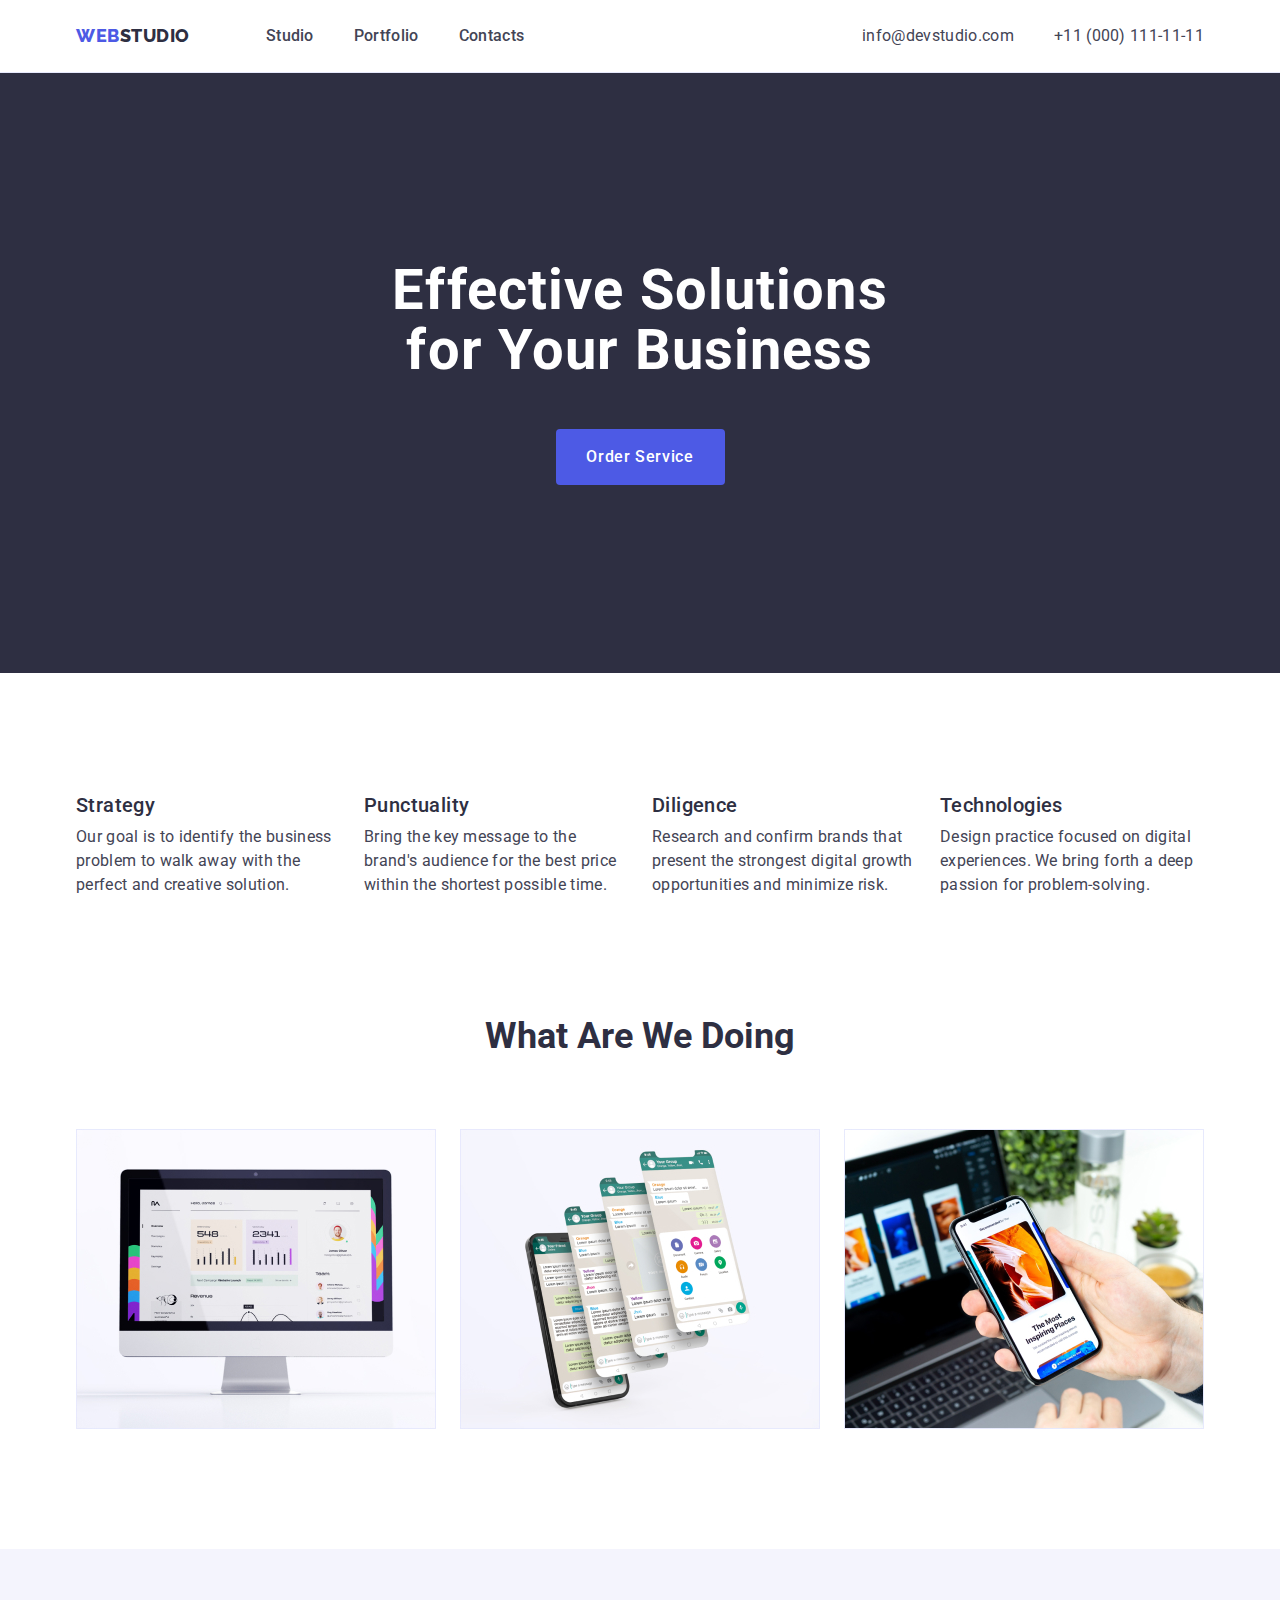
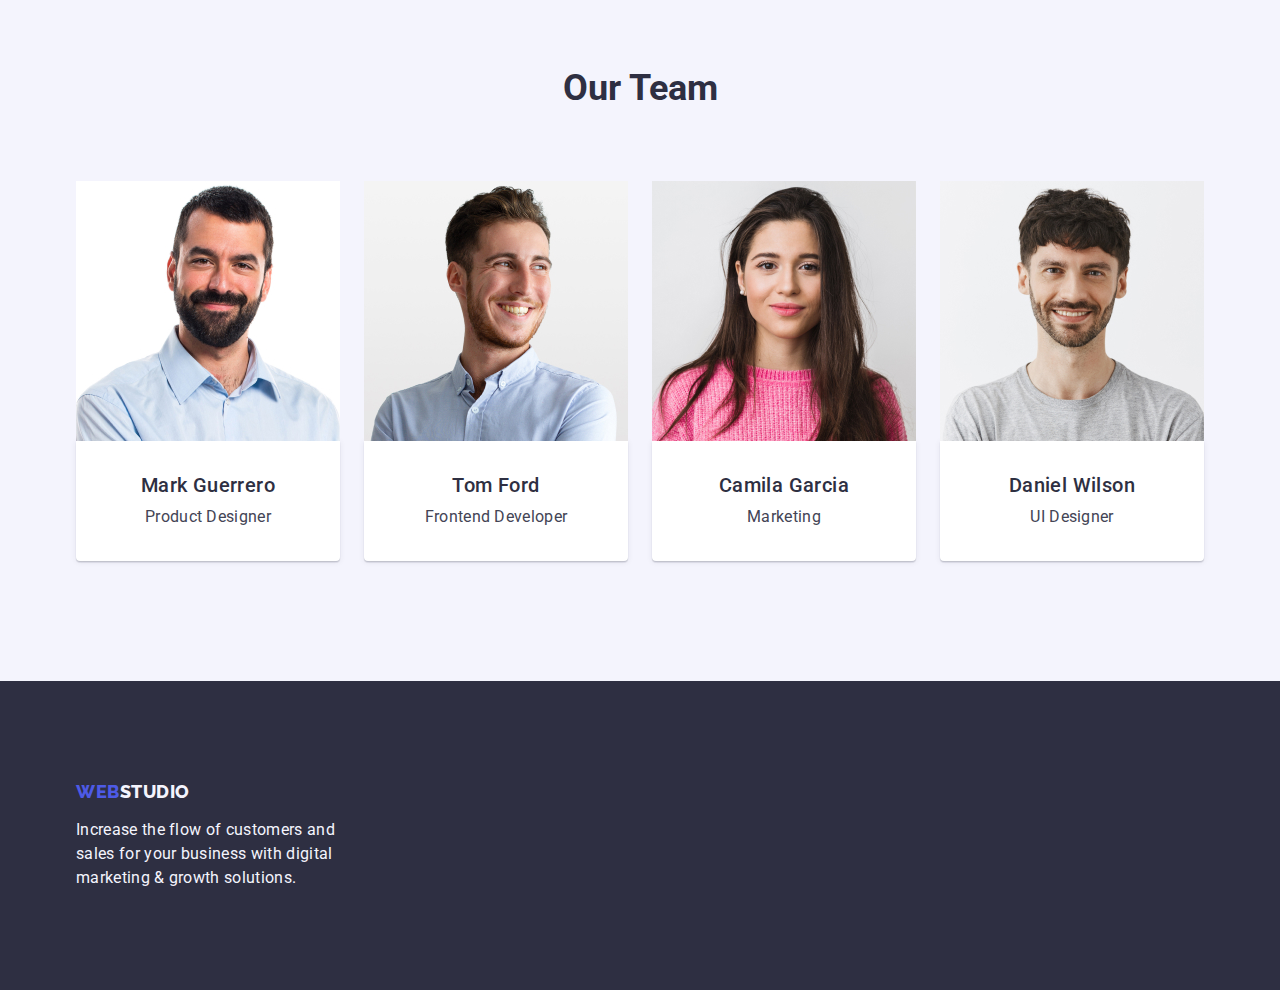
<file: index.html>
<!DOCTYPE html>
<html lang="en">
  <head>
    <meta charset="UTF-8" />
    <meta http-equiv="X-UA-Compatible" content="IE=edge" />
    <meta name="viewport" content="width=device-width, initial-scale=1.0" />
    <title>Web Studio</title>
    <link
      rel="stylesheet"
      href="https://cdn.jsdelivr.net/npm/modern-normalize@1.1.0/modern-normalize.min.css"
    />
    <link rel="preconnect" href="https://fonts.googleapis.com" />
    <link rel="preconnect" href="https://fonts.gstatic.com" crossorigin />
    <link
      href="https://fonts.googleapis.com/css2?family=Raleway:wght@800&family=Roboto:wght@400;500;700;900&display=swap"
      rel="stylesheet"
    />
    <link rel="stylesheet" href="./css/styles.css" />
  </head>
  <body>
    <!-- Header -->
    <header class="header">
      <div class="container container-nav">
        <nav class="main-nav">
          <!-- Logo -->
          <a class="link logo" href="./index.html"
            >Web<span class="logo-dark">Studio</span></a
          >
          <!-- Navigation -->
          <ul class="list site-nav">
            <li class="item"><a class="link" href="./index.html">Studio</a></li>
            <li class="item">
              <a class="link" href="./portfolio.html">Portfolio</a>
            </li>
            <li class="item"><a class="link" href="">Contacts</a></li>
          </ul>
        </nav>
        <!-- Contacts -->
        <address class="address container-address">
          <ul class="list address-list">
            <li class="item">
              <a class="link" href="mailto:info@devstudio.com"
                >info@devstudio.com</a
              >
            </li>
            <li class="item">
              <a class="link" href="tel:+110001111111">+11 (000) 111-11-11</a>
            </li>
          </ul>
        </address>
      </div>
    </header>
    <main class="main">
      <!-- Hero section -->
      <section class="hero">
        <div class="container">
          <h1 class="hero-title">Effective Solutions for Your Business</h1>
          <button class="button" type="button">Order Service</button>
        </div>
      </section>
      <!-- Benefits section -->
      <section class="section benefits-section">
        <div class="container">
          <h2 class="section-title visually-hidden">Benefits</h2>
          <ul class="list benefits-list">
            <li class="benefits-descr">
              <h3 class="sub-title">Strategy</h3>
              <p class="text">
                Our goal is to identify the business problem to walk away with
                the perfect and creative solution.
              </p>
            </li>
            <li class="benefits-descr">
              <h3 class="sub-title">Punctuality</h3>
              <p class="text">
                Bring the key message to the brand's audience for the best price
                within the shortest possible time.
              </p>
            </li>
            <li class="benefits-descr">
              <h3 class="sub-title">Diligence</h3>
              <p class="text">
                Research and confirm brands that present the strongest digital
                growth opportunities and minimize risk.
              </p>
            </li>
            <li class="benefits-descr">
              <h3 class="sub-title">Technologies</h3>
              <p class="text">
                Design practice focused on digital experiences. We bring forth a
                deep passion for problem-solving.
              </p>
            </li>
          </ul>
        </div>
      </section>
      <!-- Services section -->
      <section class="section">
        <div class="container">
          <h2 class="section-title">What Are We Doing</h2>
          <ul class="list services-list">
            <li class="services-descr">
              <img
                src="./images/wawd-1.jpg"
                alt="Services example 1"
                width="360"
                height="300"
              />
            </li>
            <li class="services-descr">
              <img
                src="./images/wawd-2.jpg"
                alt="Services example 2"
                width="360"
                height="300"
              />
            </li>
            <li class="services-descr">
              <img
                src="./images/wawd-3.jpg"
                alt="Services example 3"
                width="360"
                height="300"
              />
            </li>
          </ul>
        </div>
      </section>
      <!-- Team section -->
      <section class="section team-section">
        <div class="container">
          <h2 class="section-title">Our Team</h2>
          <ul class="list team-list">
            <li class="team-card">
              <img
                src="./images/team-member-1.jpg"
                alt="Photo of a team member Mark Guerrero"
                width="264"
                height="260"
              />
              <div class="team-descr">
                <h3 class="sub-title">Mark Guerrero</h3>
                <p class="text member-descr">Product Designer</p>
              </div>
            </li>
            <li class="team-card">
              <img
                src="./images/team-member-2.jpg"
                alt="Photo of a team member Tom Ford"
                width="264"
                height="260"
              />
              <div class="team-descr">
                <h3 class="sub-title">Tom Ford</h3>
                <p class="text member-descr">Frontend Developer</p>
              </div>
            </li>
            <li class="team-card">
              <img
                src="./images/team-member-3.jpg"
                alt="Photo of a team member Camila Garcia"
                width="264"
                height="260"
              />
              <div class="team-descr">
                <h3 class="sub-title">Camila Garcia</h3>
                <p class="text member-descr">Marketing</p>
              </div>
            </li>
            <li class="team-card">
              <img
                src="./images/team-member-4.jpg"
                alt="Photo of a team member Daniel Wilson"
                width="264"
                height="260"
              />
              <div class="team-descr">
                <h3 class="sub-title">Daniel Wilson</h3>
                <p class="text member-descr">UI Designer</p>
              </div>
            </li>
          </ul>
        </div>
      </section>
    </main>
    <!-- Footer section -->
    <footer class="footer">
      <div class="container">
        <a class="link logo" href="./index.html"
          >Web<span class="logo-light">Studio</span></a
        >
        <p class="footer-text">
          Increase the flow of customers and sales for your business with
          digital marketing & growth solutions.
        </p>
      </div>
    </footer>
  </body>
</html>
</file>
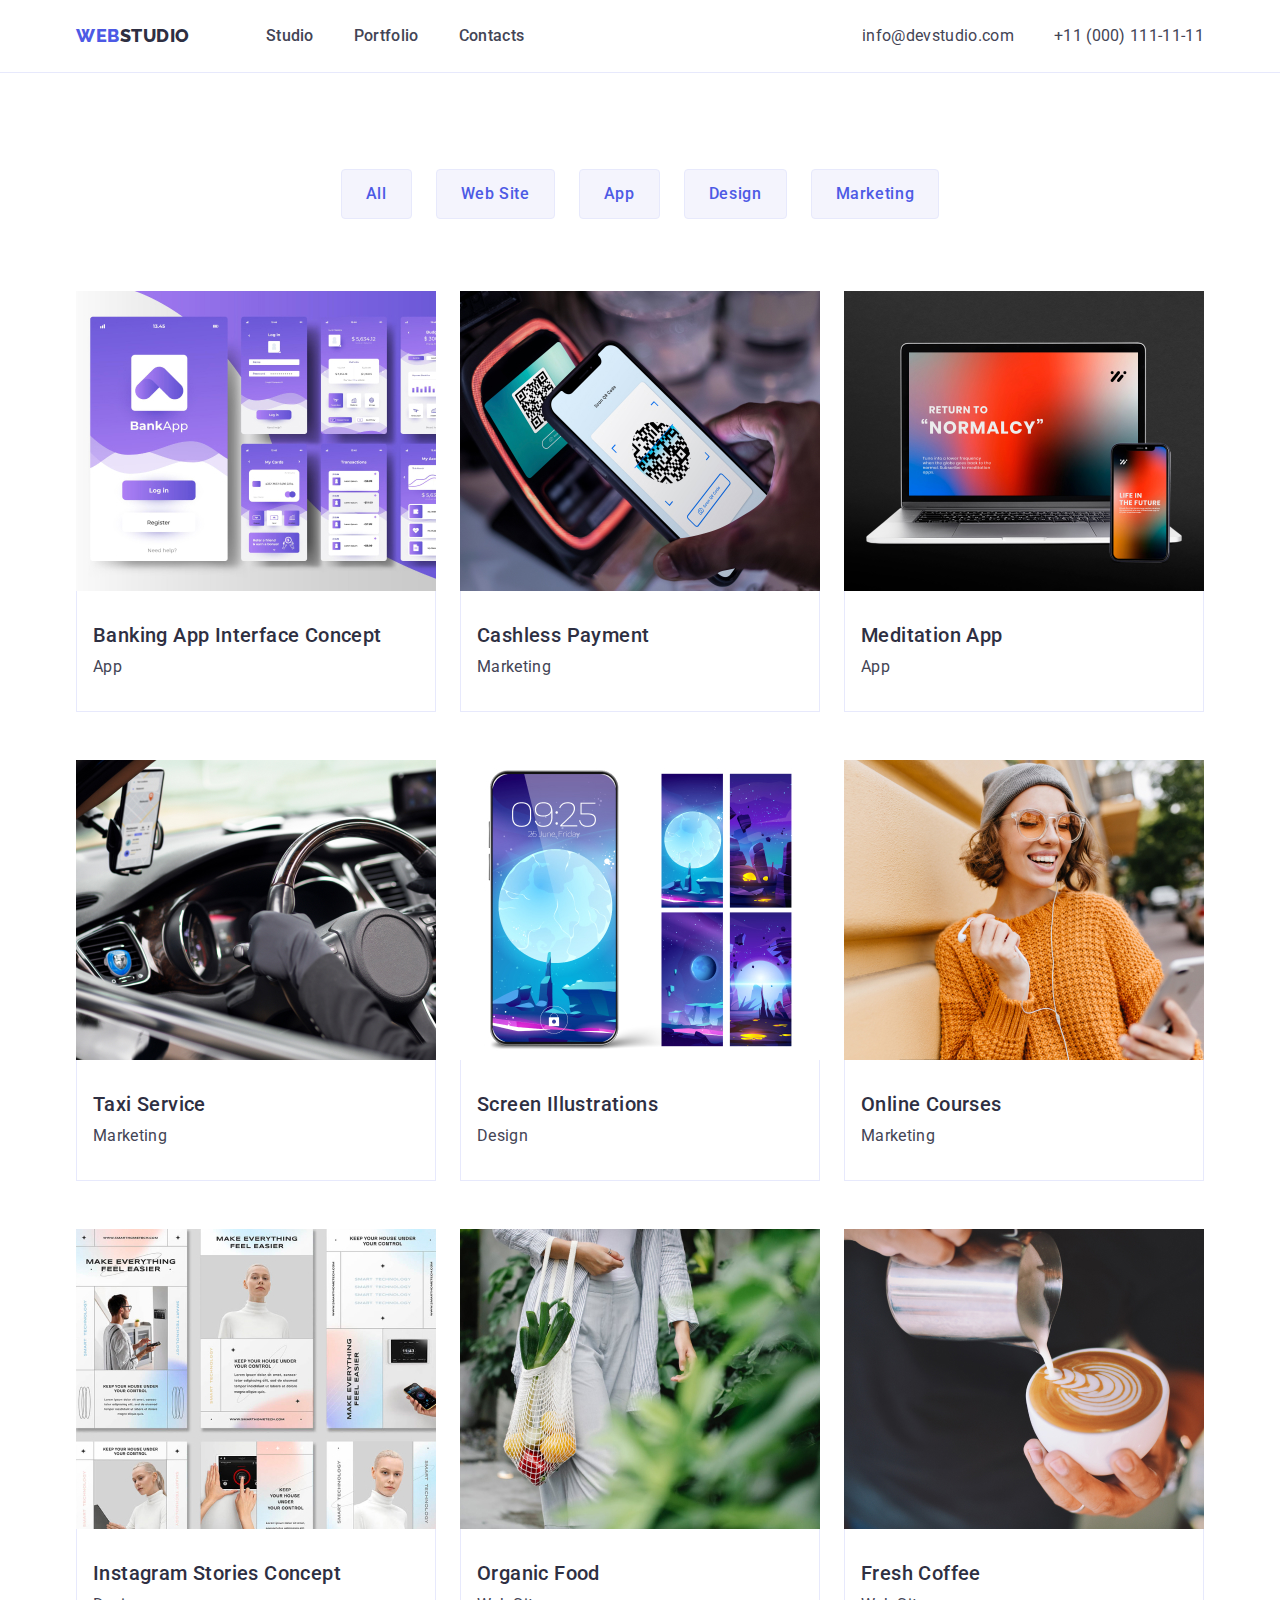
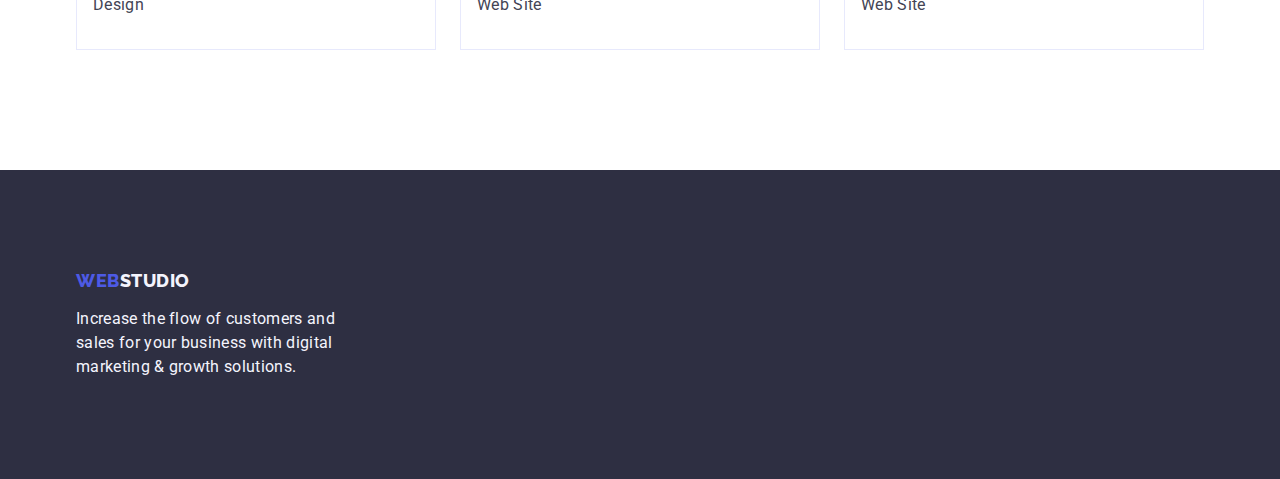
<file: portfolio.html>
<!DOCTYPE html>
<html lang="en">
  <head>
    <meta charset="UTF-8" />
    <meta http-equiv="X-UA-Compatible" content="IE=edge" />
    <meta name="viewport" content="width=device-width, initial-scale=1.0" />
    <title>Portfolio</title>
    <link
      rel="stylesheet"
      href="https://cdn.jsdelivr.net/npm/modern-normalize@1.1.0/modern-normalize.min.css"
    />
    <link rel="preconnect" href="https://fonts.googleapis.com" />
    <link rel="preconnect" href="https://fonts.gstatic.com" crossorigin />
    <link
      href="https://fonts.googleapis.com/css2?family=Raleway:wght@800&family=Roboto:wght@400;500;700;900&display=swap"
      rel="stylesheet"
    />
    <link rel="stylesheet" href="./css/styles.css" />
  </head>
  <body>
    <!-- Header -->
    <header class="header">
      <div class="container container-nav">
        <nav class="main-nav">
          <!-- Logo -->
          <a class="link logo" href="./index.html"
            >Web<span class="logo-dark">Studio</span></a
          >
          <!-- Navigation -->
          <ul class="list site-nav">
            <li class="item"><a class="link" href="./index.html">Studio</a></li>
            <li class="item">
              <a class="link" href="./portfolio.html">Portfolio</a>
            </li>
            <li class="item"><a class="link" href="">Contacts</a></li>
          </ul>
        </nav>
        <!-- Contacts -->
        <address class="address container-address">
          <ul class="list address-list">
            <li class="item">
              <a class="link" href="mailto:info@devstudio.com"
                >info@devstudio.com</a
              >
            </li>
            <li class="item">
              <a class="link" href="tel:+110001111111">+11 (000) 111-11-11</a>
            </li>
          </ul>
        </address>
      </div>
    </header>
    <main>
      <section class="section portfolio-section">
        <!-- Page filter -->
        <div class="container">
          <h1 class="section-title visually-hidden">Page Filter</h1>
          <ul class="list filter-list">
            <li><button class="button" type="button">All</button></li>
            <li><button class="button" type="button">Web Site</button></li>
            <li><button class="button" type="button">App</button></li>
            <li><button class="button" type="button">Design</button></li>
            <li><button class="button" type="button">Marketing</button></li>
          </ul>

          <!-- Work examples -->
          <ul class="list portfolio-list">
            <li class="portfolio-item">
              <a class="link" href=""
                ><img
                  src="./images/portfolio-images/portf-img-1.jpg"
                  alt="Example of a banking app interface"
                  width="360"
                  height="300"
                />
                <div class="portfolio-descr">
                  <h2 class="sub-title">Banking App Interface Concept</h2>
                  <p class="text">App</p>
                </div></a
              >
            </li>
            <li class="portfolio-item">
              <a class="link" href=""
                ><img
                  src="./images/portfolio-images/portf-img-2.jpg"
                  alt="Example of a cashless payment service"
                  width="360"
                  height="300"
                />
                <div class="portfolio-descr">
                  <h2 class="sub-title">Cashless Payment</h2>
                  <p class="text">Marketing</p>
                </div></a
              >
            </li>
            <li class="portfolio-item">
              <a class="link" href=""
                ><img
                  src="./images/portfolio-images/portf-img-3.jpg"
                  alt="Example of a meditation app"
                  width="360"
                  height="300"
                />
                <div class="portfolio-descr">
                  <h2 class="sub-title">Meditation App</h2>
                  <p class="text">App</p>
                </div></a
              >
            </li>
            <li class="portfolio-item">
              <a class="link" href=""
                ><img
                  src="./images/portfolio-images/portf-img-4.jpg"
                  alt="Example of a taxi service page"
                  width="360"
                  height="300"
                />
                <div class="portfolio-descr">
                  <h2 class="sub-title">Taxi Service</h2>
                  <p class="text">Marketing</p>
                </div></a
              >
            </li>
            <li class="portfolio-item">
              <a class="link" href=""
                ><img
                  src="./images/portfolio-images/portf-img-5.jpg"
                  alt="Example of screen illustration designs"
                  width="360"
                  height="300"
                />
                <div class="portfolio-descr">
                  <h2 class="sub-title">Screen Illustrations</h2>
                  <p class="text">Design</p>
                </div></a
              >
            </li>
            <li class="portfolio-item">
              <a class="link" href=""
                ><img
                  src="./images/portfolio-images/portf-img-6.jpg"
                  alt="Example of a page online courses"
                  width="360"
                  height="300"
                />
                <div class="portfolio-descr">
                  <h2 class="sub-title">Online Courses</h2>
                  <p class="text">Marketing</p>
                </div></a
              >
            </li>
            <li class="portfolio-item">
              <a class="link" href=""
                ><img
                  src="./images/portfolio-images/portf-img-7.jpg"
                  alt="Example of a Instagram stories concept"
                  width="360"
                  height="300"
                />
                <div class="portfolio-descr">
                  <h2 class="sub-title">Instagram Stories Concept</h2>
                  <p class="text">Design</p>
                </div></a
              >
            </li>
            <li class="portfolio-item">
              <a class="link" href=""
                ><img
                  src="./images/portfolio-images/portf-img-8.jpg"
                  alt="Example of a website Organic Food"
                  width="360"
                  height="300"
                />
                <div class="portfolio-descr">
                  <h2 class="sub-title">Organic Food</h2>
                  <p class="text">Web Site</p>
                </div></a
              >
            </li>
            <li class="portfolio-item">
              <a class="link" href=""
                ><img
                  src="./images/portfolio-images/portf-img-9.jpg"
                  alt="Example of a website Fresh Coffee"
                  width="360"
                  height="300"
                />
                <div class="portfolio-descr">
                  <h2 class="sub-title">Fresh Coffee</h2>
                  <p class="text">Web Site</p>
                </div></a
              >
            </li>
          </ul>
        </div>
      </section>
    </main>
    <!-- Footer section -->
    <footer class="footer">
      <div class="container">
        <a class="link logo" href="./index.html"
          >Web<span class="logo-light">Studio</span></a
        >
        <p class="footer-text">
          Increase the flow of customers and sales for your business with
          digital marketing & growth solutions.
        </p>
      </div>
    </footer>
  </body>
</html>
</file>
<file: css/styles.css>
/*
  |============================
  | Root properties
  |============================
*/
:root {
    /* Colors */
    --text-color: #434455;
    --dark-color: #2E2F42;
    --white-color: #FFFFFF;
    --cloud-color: #F4F4FD;
    --cornflower-accent: #E7E9FC;
    --primary-brand: #4D5AE5;
    --pressed-state-color: #404BBF;

}

/*
  |============================
  | Global styles
  |============================
*/
body {
    font-family: "Roboto", sans-serif;
    color: var(--text-color);
    background-color: var(--white-color);
}

/* Global reset */
h1,
h2,
h3,
h4,
h5,
h6,
p {
    margin-top: 0;
    margin-bottom: 0;
}

img {
    display:block;
    max-width: 100%;
    height: auto;
}

/* Global link styles */
.link {
    text-decoration: none;
    color: currentColor;
}

/* Global list styles */
.list {
    list-style: none;
    margin-top: 0;
    margin-bottom: 0;
    padding-left: 0;
}

/* Global container styles */
.container {
    width: 1158px;
    padding-left: 15px;
    padding-right: 15px;
    margin-left: auto;
    margin-right: auto;

    /* outline: 2px solid red; */
}

/* Global button styles*/
.button {
    border: 1px solid var(--cornflower-accent);
    border-radius: 4px;
    padding: 12px 24px;

    text-align: center;
    font-family: inherit;
    font-size: 16px;
    font-weight: 500;
    letter-spacing: 0.04em;
    line-height: 1.5;
    cursor: pointer;

    color: var(--primary-brand);
    background-color: var(--cloud-color);
}

/* Global section styles */
.section {
    padding-top: 120px;
    padding-bottom: 120px;
}

.section-title {
    margin-bottom: 72px;

    font-weight: 700;
    font-size: 36px;
    line-height: 1.11;
    text-transform: capitalize;
    text-align: center;
    color: var(--dark-color);
}

/* Global logo styles */
.logo {
    font-family: "Raleway", sans-serif;
    font-weight: 800;
    font-size: 18px;
    line-height: 1.17;
    letter-spacing: 0.03em;
    text-transform: uppercase;
    align-items: center;
    color: var(--primary-brand);
}

.logo-dark {
    color: var(--dark-color);
}

.logo-light {
    color: var(--cloud-color)
}

/* Global sub-title styles */
.sub-title {
    margin-bottom: 8px;
    font-weight: 500;
    font-size: 20px;
    line-height: 1.2;
    letter-spacing: 0.02em;
    color: var(--dark-color);
}

/* Global text styles */
.text {
    line-height: 1.5;
    letter-spacing: 0.02em;
    color: var(--text-color);
}

/* Global footer styles */
.footer {
    padding-top: 100px;
    padding-bottom: 100px;
    background-color: var(--dark-color);
}

/* Hidden headers */
.visually-hidden {
    position: absolute;
    width: 1px;
    height: 1px;
    margin: -1px;
    border: 0;
    padding: 0;

    white-space: nowrap;
    clip-path: inset(100%);
    clip: rect(0 0 0 0);
    overflow: hidden;
}

/*
  |============================
  | Index styles
  |============================
*/
/* Site nav*/
.header {
    border-bottom: 1px solid var(--cornflower-accent);
}

.container-nav {
    display: flex;
    align-items: center;
}

.main-nav {
    display: flex;
    align-items: center;
}
.logo {
    margin-right: 76px;
}

.site-nav {
    display: flex;
    /* margin-left: 76px; */
    gap: 40px;
}

/* .site-nav .item:not(:last-child) {
    margin-right: 40px;
} */

.site-nav .link {
    display: block;
    padding-top: 24px;
    padding-bottom: 24px;

    font-weight: 500;
    line-height: 1.5;
    letter-spacing: 0.02em;
}

.site-nav .link:hover,
.link:focus {
    color: var(--pressed-state-color);
}

/* Contacts */
.container-address {
    display: flex;
    margin-left: auto;
}

.address-list {
    display: flex;
    gap: 40px;
}

/* .address-list .item + .item {
    margin-left: 40px;
} */

.address {
    font-style: normal;
}

.address .link {
    line-height: 1.5;
    letter-spacing: 0.02em;
}

.address .link:hover,
.link:focus {
    color: var(--pressed-state-color)
}

/* Hero */
.hero {
    padding-top: 188px;
    padding-bottom: 188px;

    background-color: var(--dark-color);
}

.hero-title {
    display: block;
    margin-left: auto;
    margin-right: auto;
    margin-bottom: 48px;
    max-width: 496px; 

    font-weight: 700;
    font-size: 56px;
    line-height: 1.07;
    text-align: center;
    letter-spacing: 0.02em;
    color: var(--white-color);
}

.hero .button {
    display: block;
    margin-left: auto;
    margin-right: auto;
    min-width: 169px;
    height: 56px;
    border: none;

    color: var(--white-color);
    background-color: var(--primary-brand);
}

.hero .button:hover,
.button:focus {
    background-color: var(--pressed-state-color)
}

/* Benefits */
.benefits-section {
    padding-bottom: 0;
    padding-left: 0;
    padding-right: 0;
}

.benefits-list {
    display: flex;
    flex-wrap: wrap;
    gap: 24px;
}

.benefits-descr {
    flex-basis: calc((100% - 72px) / 4);
}

/* Services */
.services-list {
    display: flex;
    flex-wrap: wrap;
    gap: 24px;
}

.services-descr {
    flex-basis: calc((100% - 48px) / 3);
}

/* Team */
.team-list {
    display: flex;
    flex-wrap: wrap;
    gap: 24px;
}

.team-list .team-card {
    flex-basis: calc((100% - 72px) / 4);
}

.team-descr {
    border-top-left-radius: 0px;
    border-top-right-radius: 0px;
    border-bottom-right-radius: 4px;
    border-bottom-left-radius: 4px;
    box-shadow: 0px 1px 6px rgba(46, 47, 66, 0.08), 0px 1px 1px rgba(46, 47, 66, 0.16), 0px 2px 1px rgba(46, 47, 66, 0.08);
    
    background-color: var(--white-color);

    padding-top: 32px;
    padding-bottom: 32px;
    padding-left: 16px;
    padding-right: 16px
}

.team-list .sub-title {
    text-align: center;
}

.member-descr {
    text-align: center;
}

.team-section {
    background-color: var(--cloud-color);
}

/* Footer */
.footer .logo {
    display: inline-block;
    margin-bottom: 16px;
}
.footer-text {
    display: block;
    margin-right: auto;
    width: 264px;

    line-height: 1.5;
    letter-spacing: 0.02em;
    color: var(--cloud-color);
}

/*
  |============================
  | Portfolio styles
  |============================
*/
.portfolio-section {
    padding-top: 96px;
    padding-bottom: 120px;
}

/* Page filter */
.filter-list {
    display: flex;
    justify-content: center;
    gap: 24px;
    margin-bottom: 72px;
}

.filter-list .button:hover,
.button:focus {
    border-radius: 4px;
    border: 1px solid transparent;
    box-shadow: 0px 3px 1px rgba(0, 0, 0, 0.1), 0px 2px 1px rgba(0, 0, 0, 0.08), 0px 2px 2px rgba(0, 0, 0, 0.12);
    
    color: var(--white-color);
    background-color: var(--pressed-state-color);
}

/* Work examples */
.portfolio-list {
    display: flex;
    flex-wrap: wrap;
    row-gap: 48px;
    column-gap: 24px;
}

.portfolio-item {
    flex-basis: calc((100% - 48px) / 3);
}

.portfolio-descr {
    padding-top: 32px;
    padding-bottom: 32px;
    padding-right: 16px;
    padding-left: 16px;

    border: 1px solid var(--cornflower-accent);
    border-top: none;
}
</file>
